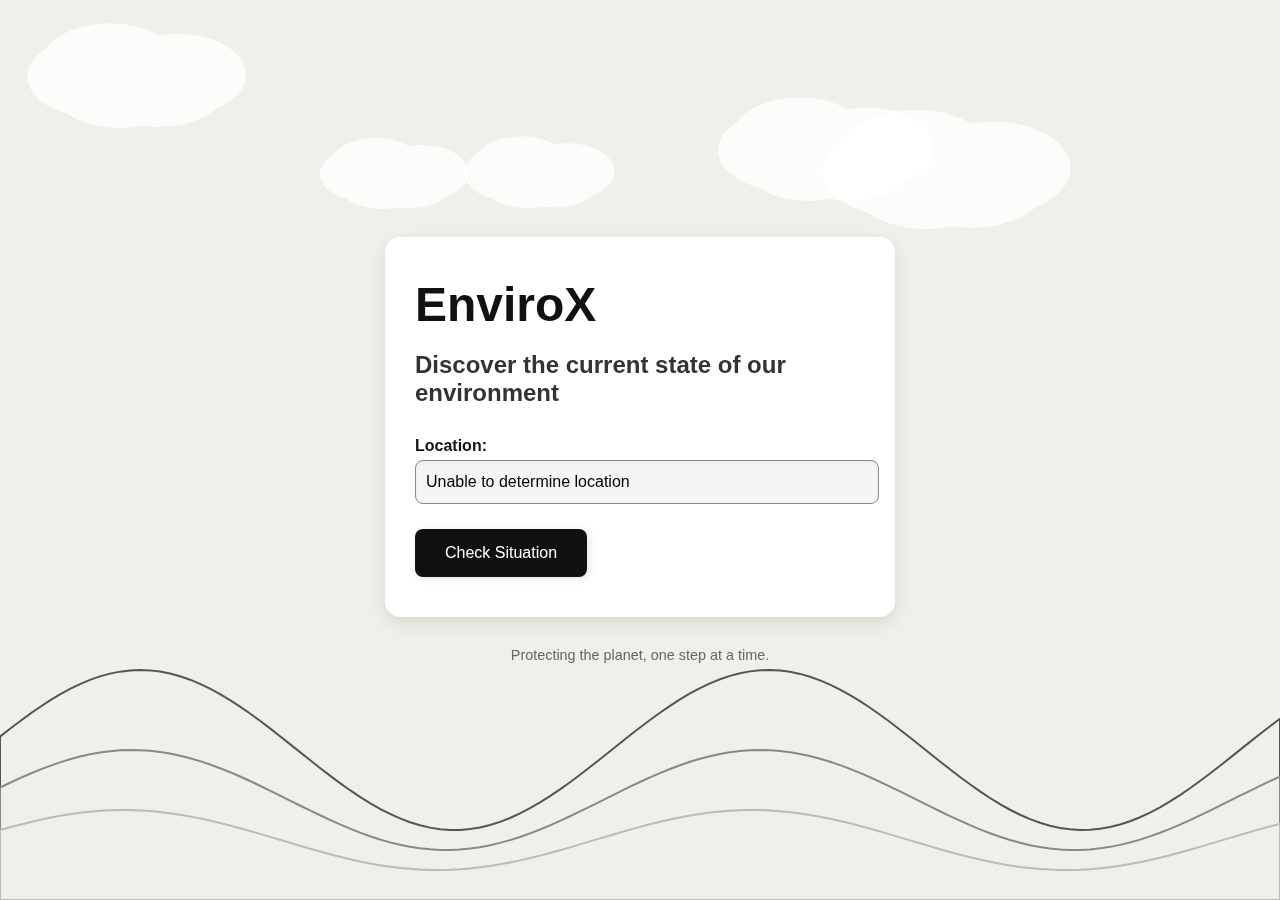
<file: index.html>
<!DOCTYPE html>
<html lang="zh-CN">

<head>
    <meta charset="UTF-8">
    <meta name="viewport" content="width=device-width, initial-scale=1.0">
    <title>EnviroX</title>
    <!-- 把外部的 CSS 文件引入进来 -->
    <link rel="stylesheet" href="Page_1.css">
</head>

<body>
    <!-- Canvas 绘制背景 -->
    <canvas id="mountain-canvas"></canvas>

    <div class="card-container">
        <h1>EnviroX</h1>
        <h2>Discover the current state of our environment</h2>

        <div class="data-container">
            <label for="location">Location:</label>
            <input type="text" id="location" value="Determining location..." placeholder="Enter city here">
        </div>

        <button onclick="navigateToSecondPage()">Check Situation</button>
    </div>

    <footer>Protecting the planet, one step at a time.</footer>


    <!-- External JavaScript -->
    <script src="Page_1.js"></script>
</body>

</html>
</file>
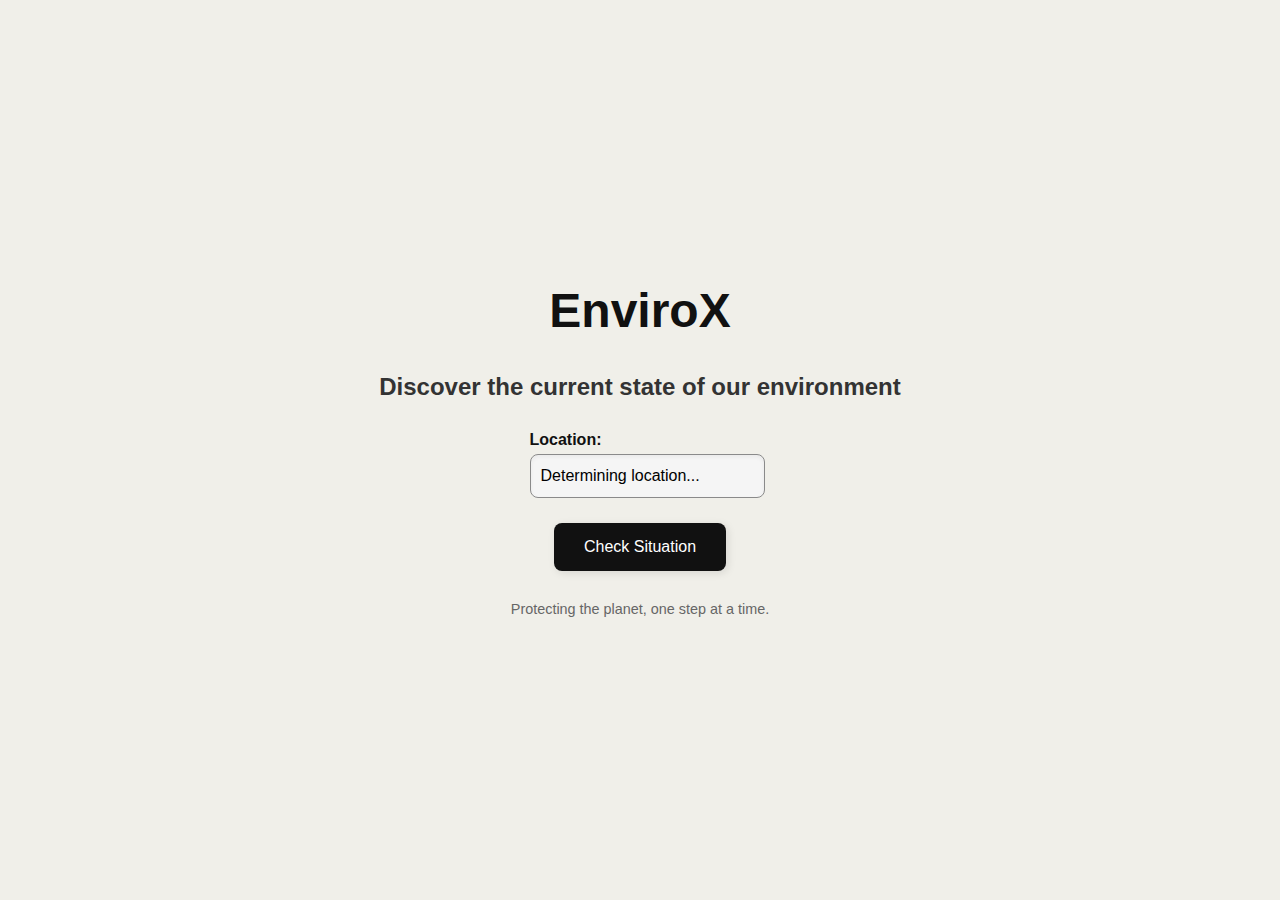
<file: EnviroX_HHCC_Page_1.html>
<!DOCTYPE html>
<html lang="zh-CN">

<head>
    <meta charset="UTF-8">
    <meta name="viewport" content="width=device-width, initial-scale=1.0">
    <title>EnviroX</title>
    <!-- 把外部的 CSS 文件引入进来 -->
    <link rel="stylesheet" href="Page_1.css">
</head>

<body>
    <h1>EnviroX</h1>
    <h2>Discover the current state of our environment</h2>

    <div class="data-container">
        <label for="location">Location:</label>
        <input type="text" id="location" value="Determining location..." placeholder="Enter city here">
    </div>

    <button onclick="navigateToSecondPage()">Check Situation</button>
    <footer>Protecting the planet, one step at a time.</footer>


    <!-- External JavaScript -->
    <script src="Page_1.js"></script>
</body>

</html>
</file>
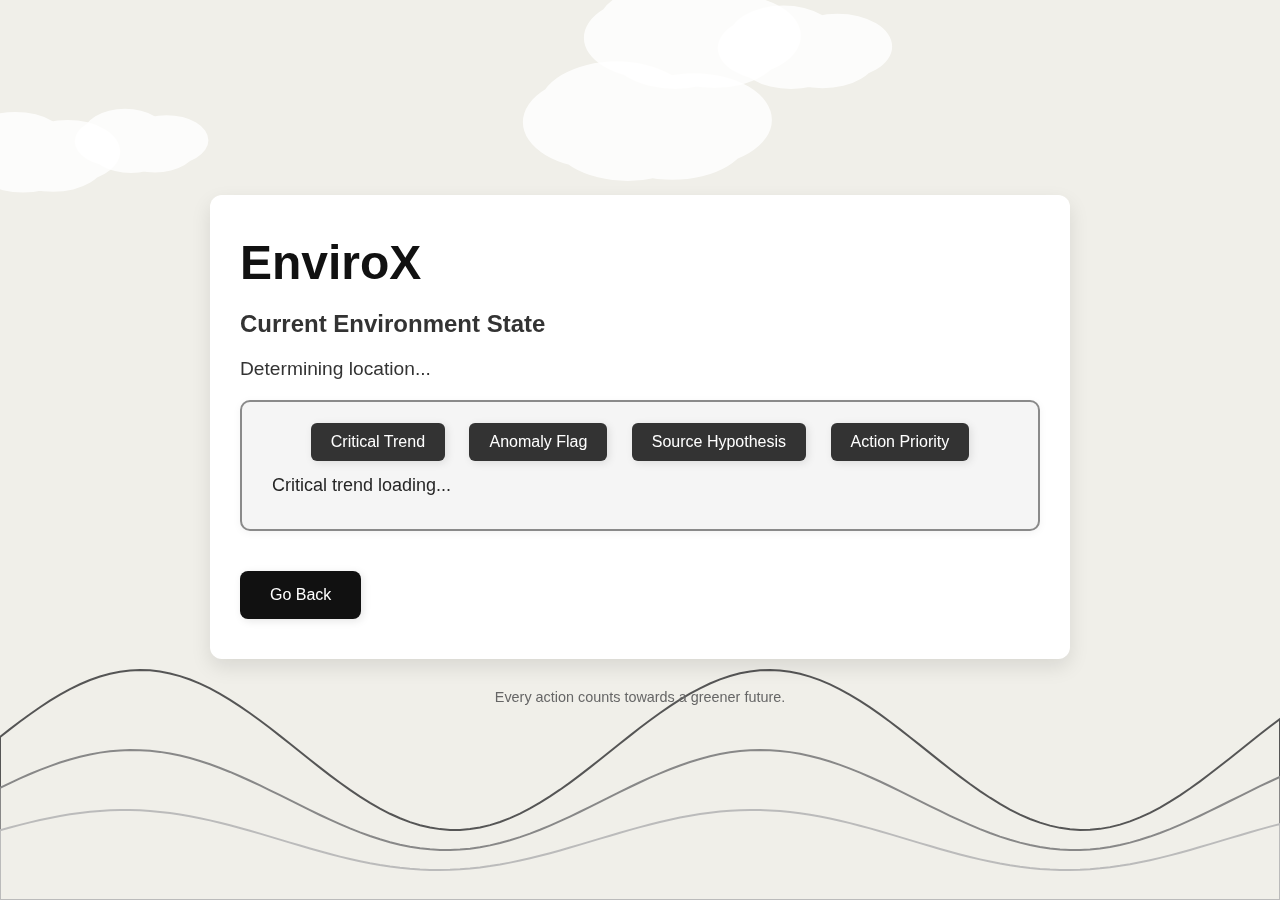
<file: Page_2.html>
<!DOCTYPE html>
<html lang="zh-CN"> <!-- 网页语言为中文 -->

<head>
    <meta charset="UTF-8"> <!-- 字符编码 UTF-8 -->
    <meta name="viewport" content="width=device-width, initial-scale=1.0"> <!-- 响应式布局 -->
    <title>EnviroX - Current Environment State</title> <!-- 网页标题 -->
    <link rel="stylesheet" href="Page_2.css"> <!-- 引入 CSS 文件 -->
</head>

<body>
    <!-- Canvas 绘制背景 -->
    <canvas id="mountain-canvas"></canvas>

    <!-- 卡片容器 -->
    <div class="card-container">
        <h1>EnviroX</h1> <!-- 主标题 -->
        <h2>Current Environment State</h2> <!-- 副标题 -->
        <div id="location">Location: </div>
        <!-- AI 或 API 输出文本，支持换行和高亮 -->

        <!-- 输出结果容器 -->
        <div id="reply-container">
            <!-- <div id="reply">Fetching environmental data...</div> -->
            <!-- AI 或 API 输出文本，支持换行和高亮 -->

            <div class="tab-buttons">
                <button onclick="openTab('trend', event)" class="active">Critical Trend</button>
                <button onclick="openTab('anomaly', event)">Anomaly Flag</button>
                <button onclick="openTab('source', event)">Source Hypothesis</button>
                <button onclick="openTab('action', event)">Action Priority</button>
                <!-- 4 个选项卡按钮 -->
            </div>

            <div id="trend" class="tab-content active">Critical trend loading...</div>

            <div id="anomaly" class="tab-content">Anomaly flag loading...</div>

            <div id="source" class="tab-content">Source Hypothesis loading...</div>

            <div id="action" class="tab-content">Action Priority loading...</div>
        </div>

        <!-- 返回按钮 -->
        <button onclick="window.location.href='index.html'">Go Back</button>
        <!-- 点击跳回首页 -->
    </div>

    <footer>Every action counts towards a greener future.</footer> <!-- 页脚 -->

    <script src="Page_2.js"></script> <!-- 引入 JS 文件 -->
</body>

</html>
</file>
<file: Page_1.css>
/* General body styling */
body {
    font-family: 'Arial', sans-serif;
    /* 字体为 Arial，后备 sans-serif */
    margin: 0;
    /* 清除默认外边距 */
    padding: 0;
    /* 清除默认内边距 */
    background-color: #f0efe9;
    /* 浅棕背景 */
    color: #111111;
    /* 文字颜色深黑 */
    display: flex;
    /* 使用弹性布局 */
    flex-direction: column;
    /* 纵向排列子元素 */
    justify-content: center;
    /* 垂直居中 */
    align-items: center;
    /* 水平居中 */
    min-height: 100vh;
    /* 高度至少填满整个屏幕 */
}

/* Card container for content */
.card-container {
    background-color: #ffffff;
    /* 白色背景 */
    padding: 40px 30px;
    /* 内边距，上下40px，左右30px */
    border-radius: 15px;
    /* 圆角边框 */
    box-shadow: 0 6px 18px rgba(0, 0, 0, 0.1);
    /* 阴影 */
    text-align: left;
    /* 文本居中 */
    max-width: 450px;
    /* 最大宽度 */
    width: 90%;
    /* 宽度为容器的90% */
}

/* 主标题样式 */
h1 {
    font-size: 3rem;
    /* 字号 */
    margin-top: 0;
    /* 顶部间距 */
    margin-bottom: 15px;
    /* 底部间距 */
    font-weight: bold;
    /* 加粗 */
    color: #111111;
    /* 黑色文字 */
    font-weight: bold;
    /* 字体加粗 */
}

/* 副标题样式 */
h2 {
    font-size: 1.5rem;
    /* 字号 */
    margin-bottom: 30px;
    /* 底部间距 */
    color: #333333;
    /* 深灰文字 */
}

/* 输入框容器 */
.data-container {
    margin-bottom: 25px;
    /* 底部外边距 */
    text-align: left;
    /* 标签和输入框左对齐 */
}

/* 标签样式 */
.data-container label {
    display: block;
    /* 块级元素 */
    margin-bottom: 5px;
    /* 底部间距 */
    font-weight: bold;
    /* 加粗 */
    color: #111111;
    /* 黑色文字 */
}

/* 输入框样式 */
.data-container input {
    width: 100%;
    /* 宽度填满父容器 */
    height: 40px;
    /* 可选：增加输入框高度，让整体更协调 */
    padding-left: 10px;
    /* 左边距 10px，让文字不紧贴边框 */
    border-radius: 8px;
    /* 圆角 */
    border: 1.4px solid #8a8a8a;
    /* 灰色边框 */
    outline: none;
    /* 去掉默认轮廓 */
    font-size: 1rem;
    /* 字号 */
    box-shadow: inset 0 2px 4px rgba(0, 0, 0, 0.05);
    /* 内阴影 */
    background-color: #f5f5f5;
    /* 白色背景 */
}

/* 按钮样式 */
button {
    background-color: #111111;
    /* 黑色背景 */
    color: #ffffff;
    /* 白色文字 */
    border: none;
    /* 去掉边框 */
    padding: 15px 30px;
    /* 内边距 */
    font-size: 1rem;
    /* 字号 */
    border-radius: 8px;
    /* 圆角 */
    cursor: pointer;
    /* 鼠标悬停显示手型 */
    transition: background-color 0.3s ease, transform 0.2s ease, box-shadow 0.2s ease;
    /* 过渡动画 */
    box-shadow: 2px 2px 8px rgba(0, 0, 0, 0.1);
    /* 阴影 */
}

/* 鼠标悬停按钮样式 */
button:hover {
    background-color: #333333;
    /* 深灰背景 */
    transform: scale(1.05);
    /* 放大 */
    box-shadow: 4px 4px 12px rgba(0, 0, 0, 0.15);
    /* 阴影加重 */
}

/* Add some spacing */
body {
    display: flex;
    flex-direction: column;
    justify-content: center;
    align-items: center;
    height: 100vh;
}

/* 页脚样式 */
footer {
    font-size: 0.9rem;
    /* 字号稍小 */
    color: #666666;
    /* 浅灰文字 */
    margin-top: 30px;
    /* 上间距 */
    text-align: center;
    /* 居中 */
}

#mountain-canvas {
    position: fixed;
    /* 固定位置，不占文档流 */
    top: 0;
    left: 0;
    width: 100%;
    height: 100%;
    z-index: -1;
    /* 放到最底层 */
}
</file>
<file: Page_2.css>
/* General body styling */
body {
    font-family: 'Arial', sans-serif;
    /* 字体为 Arial，后备 sans-serif */
    margin: 0;
    /* 清除默认外边距 */
    padding: 0;
    /* 清除默认内边距 */
    background-color: #f0efe9;
    /* 浅棕背景 */
    color: #111111;
    /* 文字颜色深黑 */
    display: flex;
    /* 使用弹性布局 */
    flex-direction: column;
    /* 纵向排列子元素 */
    justify-content: center;
    /* 垂直居中 */
    align-items: center;
    /* 水平居中 */
    min-height: 100vh;
    /* 高度至少填满整个屏幕 */
}

/* 卡片容器 */
.card-container {
    background-color: #ffffff;
    /* 白色背景 */
    padding: 40px 30px;
    /* 内边距 */
    border-radius: 12px;
    /* 圆角 */
    box-shadow: 0 8px 20px rgba(0, 0, 0, 0.1);
    /* 阴影效果 */
    text-align: left;
    /* 文本左对齐 */
    max-width: 800px;
    /* 最大宽度 */
    width: 90%;
    /* 宽度占屏幕90% */
}

/* 主标题样式 */
h1 {
    font-size: 3rem;
    /* 字号 */
    margin-top: 0;
    /* 顶部间距 */
    margin-bottom: 15px;
    /* 底部间距 */
    font-weight: bold;
    /* 加粗 */
    color: #111111;
    /* 黑色文字 */
    font-weight: bold;
    /* 字体加粗 */
}

/* 副标题样式 */
h2 {
    font-size: 1.5rem;
    /* 字号 */
    margin-bottom: 20px;
    /* 底部间距 */
    color: #333333;
    /* 深灰文字 */
}

#location {
    font-size: 1.2rem;
    /* 字号 */
    margin-bottom: 20px;
    /* 底部间距 */
    color: #333333;
    /* 深灰文字 */
}

/* 按钮样式 */
button {
    background-color: #111111;
    /* 黑色背景 */
    color: #ffffff;
    /* 白色文字 */
    border: none;
    /* 去边框 */
    padding: 15px 30px;
    /* 内边距 */
    font-size: 1rem;
    /* 字号 */
    border-radius: 8px;
    /* 圆角 */
    cursor: pointer;
    /* 鼠标手型 */
    transition: background-color 0.3s ease, transform 0.2s ease, box-shadow 0.2s ease;
    box-shadow: 2px 2px 8px rgba(0, 0, 0, 0.1);
    /* 阴影 */
    margin-top: 20px;
    /* 与输出框间距 */
}

/* 鼠标悬停按钮 */
button:hover {
    background-color: #333333;
    /* 深灰背景 */
    transform: scale(1.05);
    /* 放大 */
    box-shadow: 4px 4px 12px rgba(0, 0, 0, 0.15);
    /* 阴影增强 */
}

/* 页脚 */
footer {
    font-size: 0.9rem;
    /* 略小字号 */
    color: #666666;
    /* 浅灰文字 */
    margin-top: 30px;
    /* 上间距 */
    text-align: center;
    /* 居中 */
}

/* 输出文本容器 */
#reply-container {
    max-width: 100%;
    /* 宽度自适应 */
    margin: 20px auto;
    /* 上下间距 + 居中 */
    padding: 20px;
    /* 内边距 */
    background-color: #f5f5f5;
    /* 白色背景 */
    border-radius: 10px;
    /* 圆角 */
    border: 2px solid #8a8a8a;
    /* 灰色边框 */
    box-shadow: 0 2px 8px rgba(0, 0, 0, 0.05);
    /* 轻微阴影 */
}

/* 输出文本内容 */
#reply {
    text-align: left;
    /* 左对齐 */
    white-space: pre-wrap;
    /* 保留换行 */
    font-family: "Arial", sans-serif;
    /* 字体 */
    color: #262626;
    /* 深灰文字 */
    font-size: 18px;
    /* 字号 */
    line-height: 1.6;
    /* 行高，舒适阅读 */
    word-wrap: break-word;
    /* 防止长词撑开 */
    margin: 0;
    /* 外边距清零 */
}

/* 高亮 / 特定关键词 */
.highlight {
    font-weight: bold;
    /* 加粗 */
    color: #111111;
    /* 黑色 */
    text-shadow: 0.3px 0.3px 0.3px #bbb;
    /* 微阴影增加立体感 */
}

.tab-buttons {
    text-align: center;
    /* 居中 */
}

.tab-buttons button {
    margin: 0 10px;
    /* 左右间距 10px，可调整 */
    padding: 10px 20px;
    /* 内边距让按钮更舒服 */
    border-radius: 6px;
    background: #333;
    color: #fff;
    border: none;
    cursor: pointer;
    margin-top: 1px;
    /* 顶部间距 */
}

.tab-buttons button:hover {
    background: #555;
}

.tab-content {
    display: none;
    /* 默认不显示 */
    margin-top: 15px;
    padding: 10px;
    white-space: pre-wrap;
    /* 保留换行 */
    font-family: "Arial", sans-serif;
    /* 字体 */
    color: #262626;
    /* 深灰文字 */
    font-size: 18px;
    /* 字号 */
    line-height: 1.6;
    /* 行高，舒适阅读 */
    word-wrap: break-word;
    /* 防止长词撑开 */
    margin: 0;
    /* 外边距清零 */
}

.tab-content.active {
    display: block;
    /* 只有 active 的才显示 */
}

#mountain-canvas {
    position: fixed;
    /* 固定位置，不占文档流 */
    top: 0;
    left: 0;
    width: 100%;
    height: 100%;
    z-index: -1;
    /* 放到最底层 */
}
</file>
